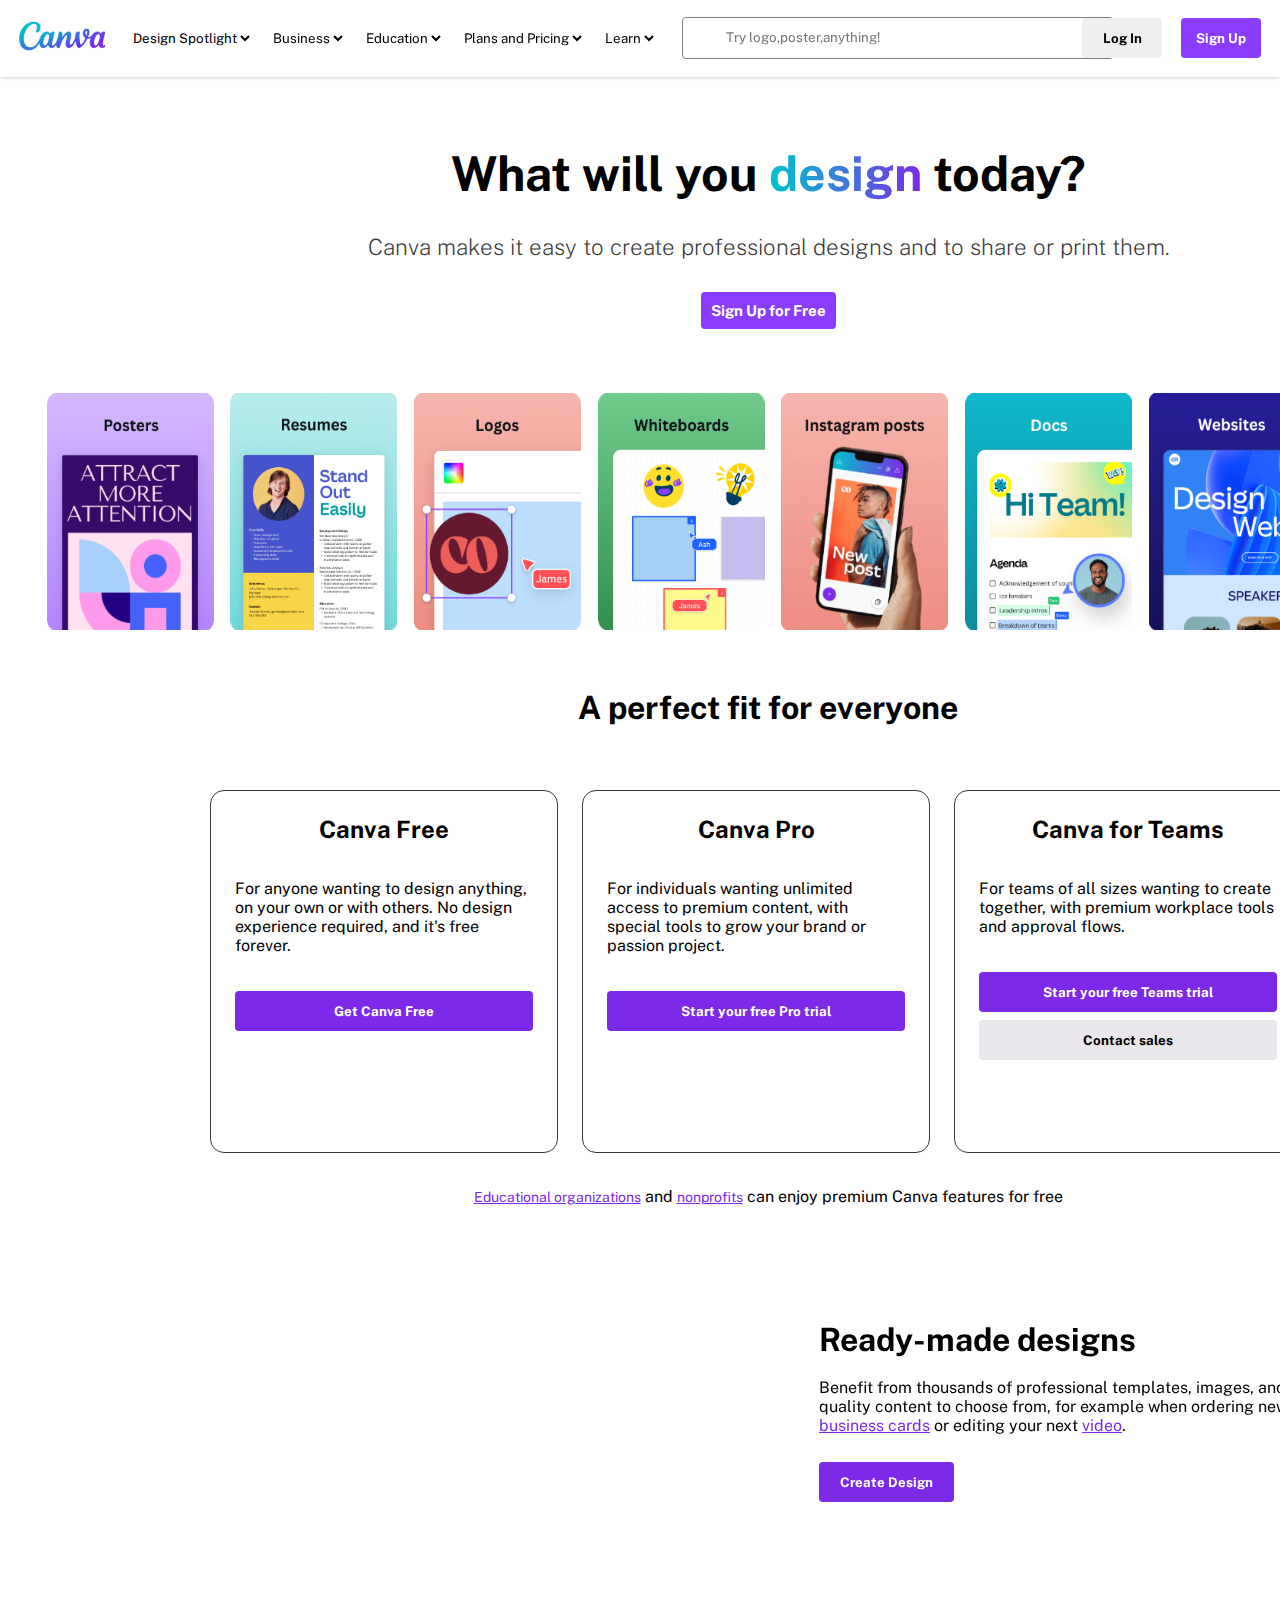
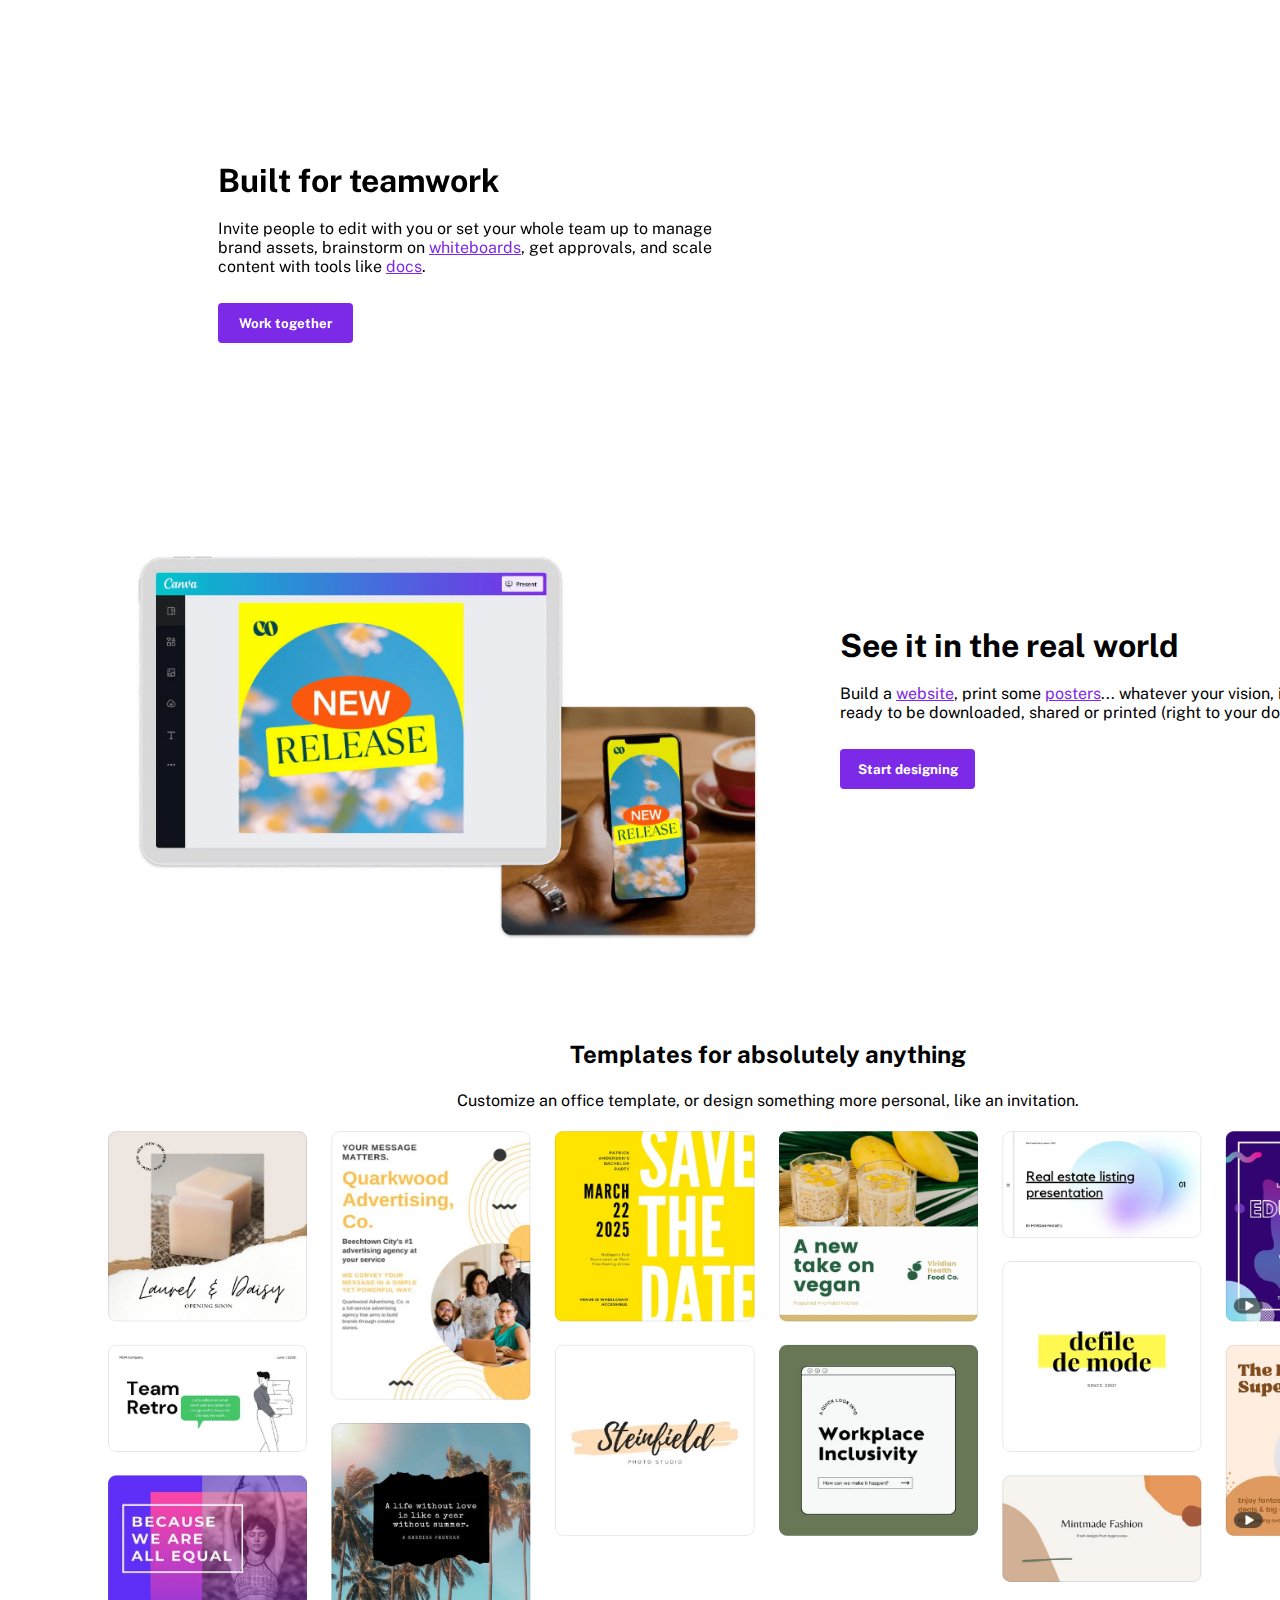
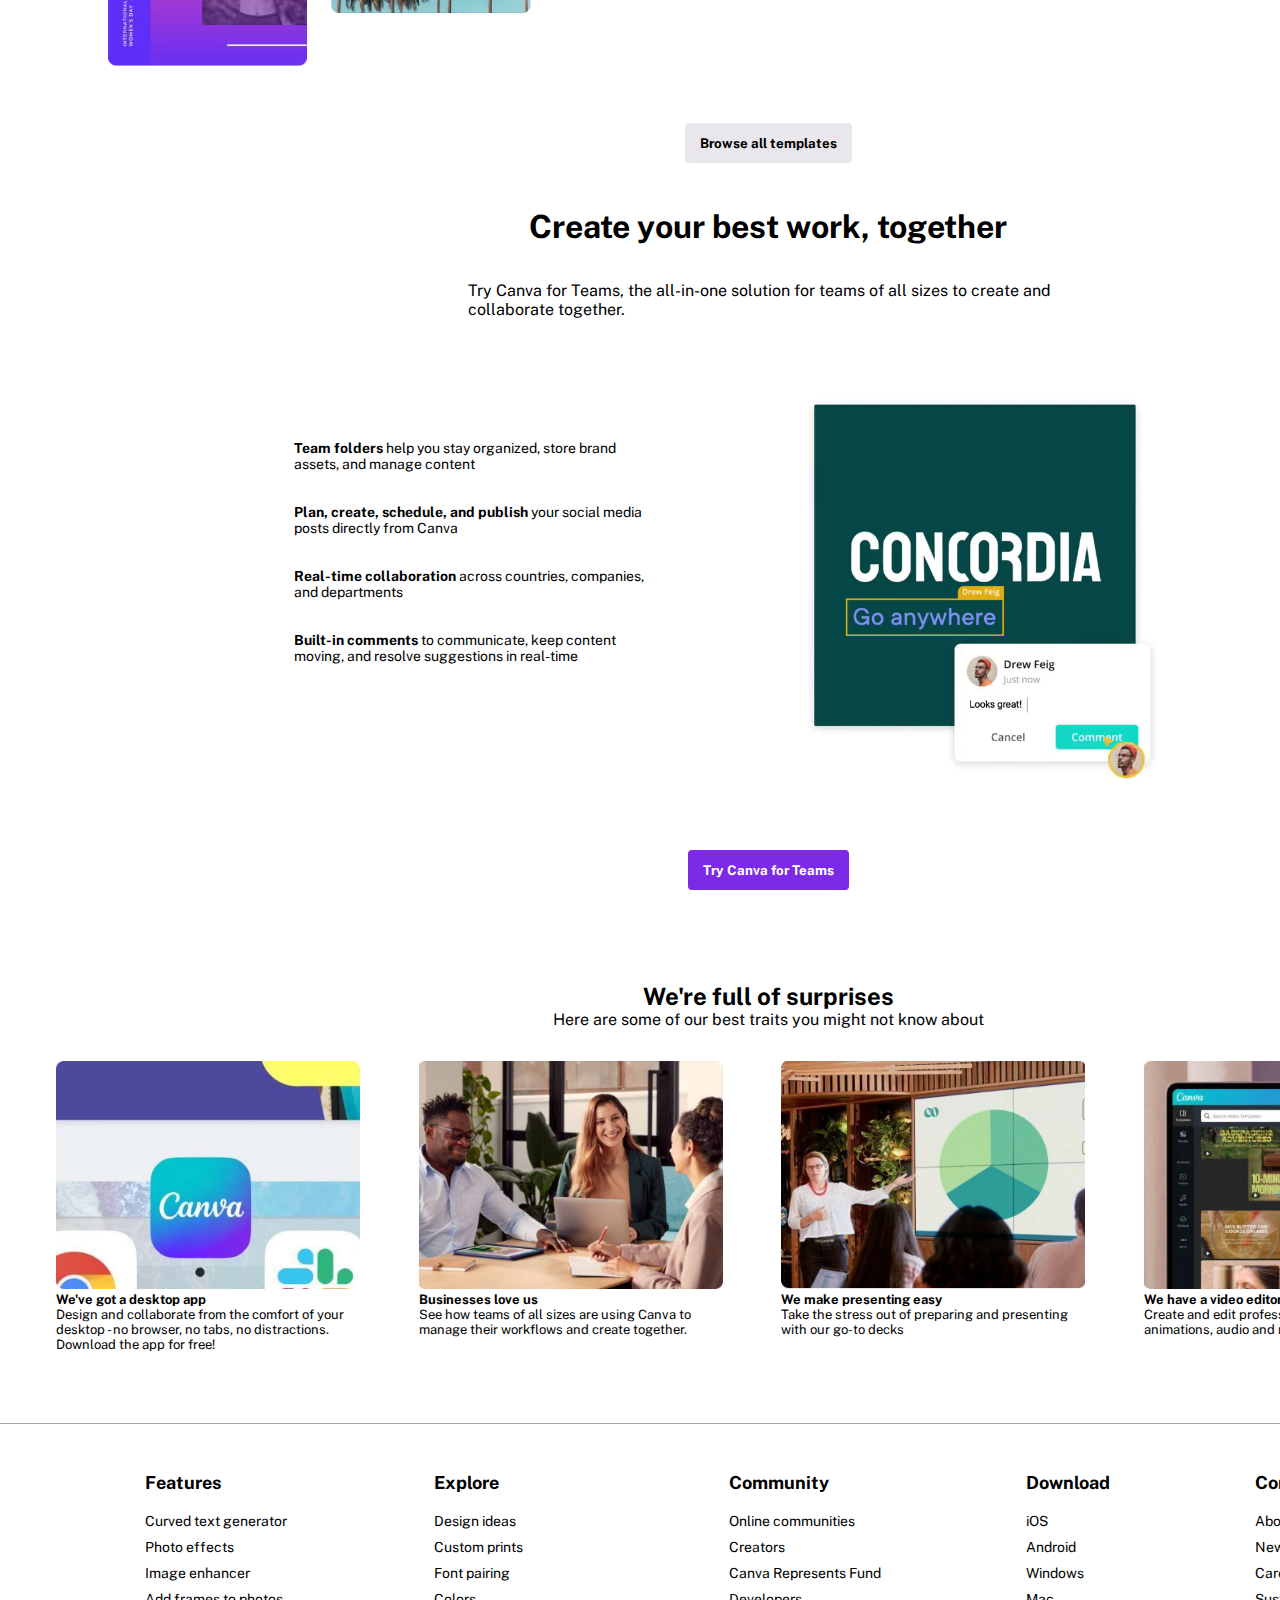
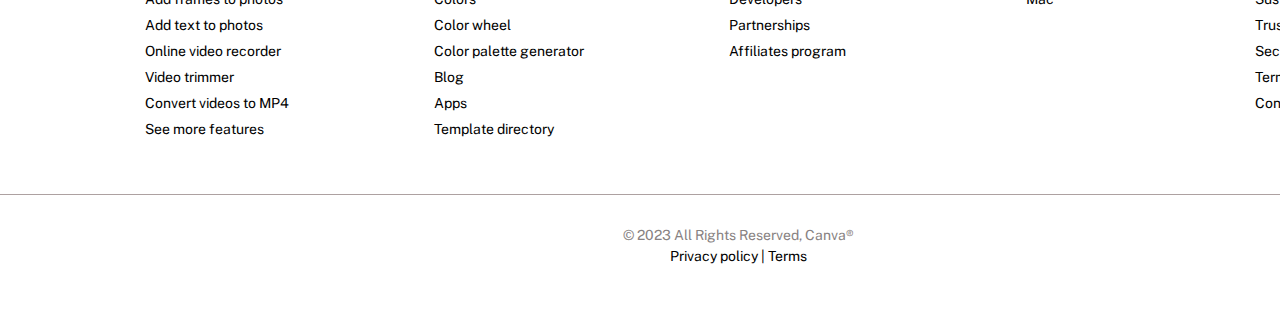
<file: index.html>
<!DOCTYPE html>
<html lang="en">
<head>
    <meta charset="UTF-8">
    <meta name="viewport" content="width=device-width, initial-scale=1.0">
    <title>Free Design Tool: Presentations,Video,Social Media | Canva</title>
    <link rel="icon" href="Canva_icon.png">
    <link rel="stylesheet" href="canva2.css">
    <link rel="stylesheet" href="navbar.css">
    <link rel="stylesheet" href="https://cdnjs.cloudflare.com/ajax/libs/font-awesome/6.4.0/css/all.min.css" integrity="sha512-iecdLmaskl7CVkqkXNQ/ZH/XLlvWZOJyj7Yy7tcenmpD1ypASozpmT/E0iPtmFIB46ZmdtAc9eNBvH0H/ZpiBw==" crossorigin="anonymous" referrerpolicy="no-referrer" />
    <link rel="preconnect" href="https://fonts.googleapis.com">
    <link rel="preconnect" href="https://fonts.gstatic.com" crossorigin>
    <link href="https://fonts.googleapis.com/css2?family=Public+Sans:wght@200;300" rel="stylesheet">
    <link href="https://cdn.jsdelivr.net/npm/bootstrap@5.3.2/dist/css/bootstrap.min.css" rel="stylesheet" integrity="sha384-T3c6CoIi6uLrA9TneNEoa7RxnatzjcDSCmG1MXxSR1GAsXEV/Dwwykc2MPK8M2HN" crossorigin="anonymous">
</head>
<body>

<header>
    <div class="nav-bar">
        <div class="nav-logo">
            <div class="logo"></div>
        </div>
        <div class="search-select ">
          <button class="selbtn"><select><option>Design Spotlight</option></select></button> 
           <button class="selbtn"><select><option>Business</option></select></button>
           <button class="selbtn"><select><option>Education</option></select></button>
           <button class="selbtn"><select><option>Plans and Pricing</option> </select></button>
          <button class="selbtn"><select> <option>Learn</option></select></button> 
           
        </div>

        <div class="nav-search border">
            <div class="search-icon">
                <i class="fa-solid fa-magnifying-glass"></i>
            </div>
            <form class="search" action="https://www.canva.com/design/play">
                <input type="text" class="search-input" placeholder="Try logo,poster,anything!" name="locale"/>
                </form>
            </div>
            <i class="fa-regular fa-circle-question fa-lg help"></i>
    
            
            <div class="buttons">
                <button class="btns btn1">Log In</button>
                <button class="btns btn2">Sign Up</button>
            </div>  
        </div>
</header>

<main>
    <div class="hero">
        <div class="hero-container">
        <div class="hero-msg">
            <h1>What will you <span class="design">design</span> today?</h1>
            <h3>Canva makes it easy to create professional designs and to share or print them.</h3>
            <button class=" signup">Sign Up for Free</button>
        </div>

        <div class="cards">
                 <div class="imgs">
                 <img src="1stcard.png"> 
                 <img src="2ndcard.png">
                 <img src="3card.png">
                 <img src="5thcard.png">
                 <img src="3rdlast.png">
                 <img src="4thcard.png">
                 <img src="4rthlast.png">
                 <img src="5thlast.png">
             </div>
          </div>
        </div>

        <!-- <div class="slide-container">
            <div class="slide-content">
                <div class="card-wrapper">
                    <div class="card">
                        <div class="image-content">
                            <span class="overlay"></span>
                            <div class="card-image">
                                <img src="" alt="" class="card-img">
                            </div>
                        </div>
                    </div>
                </div>
            </div>
        </div> -->

    </div>


        <div class="heading">
            <div class="perfect"><h2>A perfect fit for everyone</h2>  </div>
             
        
  
        <div class="main">
        <!-- <div class="cardo">
            <h6 class="card-title">Canva Free</h6>
            <div class="card-body">
              <p class="card-text">For anyone wanting to design anything, on your own or with others. No design experience required, and it's free forever.</p>
            </div>
            <button class="button but1">Get Canva Free</button></div>


            <div class="cardo">
                <h6 class="card-title"><i class="fa-solid fa-crown" style="color: #ecbc36;"></i> Canva Pro</h6>
                <div class="card-body">
                  <p class="card-text">For individuals wanting unlimited access to premium content, with special tools to grow your brand or passion project.</p>
                </div>
                 <button class="button but1 ">Start your free Pro trial</button> 
                </div> -->

                <div class="cardo" >
                    <h6 class="card-title"> Canva Free</h6>
                   
                    <div class="card-body">
                      <p class="card-text">For anyone wanting to design anything, on your own or with others. No design experience required, and it's free forever.</p>
                    </div>
                    <button class="button btn3">Get Canva Free</button>
                    <button class="btn4"style="display: none;">Contact sales</button>
                </div>


                 <div class="cardo" >
                    <h6 class="card-title"><i class="fa-solid fa-crown" style="color: #ecbc36;"></i> Canva Pro</h6>
                    
                    <div class="card-body">
                      <p class="card-text">For individuals wanting unlimited access to premium content, with special tools to grow your brand or passion project.</p>
                    </div>
                    <button class="button btn3">Start your free Pro trial</button>
                    <button class="btn4" style="display: none;">Contact sales</button>
                </div>


                <div class="cardo" >
                    <h6 class="card-title"><i class="fa-solid fa-crown" style="color: #ecbc36;"></i> Canva for Teams</h6>
                    
                    <div class="card-body">
                      <p class="card-text">For teams of all sizes wanting to create together, with premium workplace tools and approval flows.</p>
                    </div>
                    <button class="button btn3">Start your free Teams trial</button>
                    <button class="btn4">Contact sales</button>
                </div>
                    </div>
        </div>

        <div class="link">
            <a href="#" style="font-size: 14px;">Educational organizations</a> and <a href="#" style="font-size: 14px;">nonprofits</a> can enjoy premium Canva features for free</a>
            </div>

        
        <div class="vid-crd-tag">
            <div class="vid-crd">
             <div class="video">
                 <video width="602" height="391" autoplay muted>
                     <source src="Ready-made designs.mp4" type="video/mp4">
                     <source src="Ready-made designs.ogg" type="video/ogg">
                   </video>
             </div>
             <div class="vid-card">
                 <h6 class="vid-card-title">Ready-made designs</h6>
                 <div class="vid-card-body">
                   <p class="vid-card-text">Benefit from thousands of professional templates, images, and quality content to choose from, for example when ordering new <a href="#">business cards</a> or editing your next <a href="#">video</a>.</p>
                   <button class="vid-btn">Create Design</button>
                 </div>
                 </div>
             </div>
             <div class="vid-crd">
                 <div class="vid-card">
                     <h6 class="vid-card-title">Built for teamwork</h6>
                     <div class="vid-card-body">
                       <p class="vid-card-text">Invite people to edit with you or set your whole team up to manage brand assets, brainstorm on <a href="#">whiteboards</a>, get approvals, and scale content with tools like <a href="#">docs</a>.</p>
                       <button class="vid-btn">Work together</button>
                     </div>
                     </div>
                     <div class="video">
                         <video width="600" height="388" autoplay muted>
                             <source src="Built for teamwork.mp4" type="video/mp4">
                             <source src="Built for teamwork.ogg" type="video/ogg">
                           </video>
                     </div>
                 </div>

                 <div class="vid-crd">
                    <div class="video">
                        <img src="benefits.png.png">
                    </div>
                    <div class="vid-card">
                        <h6 class="vid-card-title">See it in the real world</h6>
                        <div class="vid-card-body">
                          <p class="vid-card-text">Build a <a href="#">website</a>, print some <a href="#">posters</a>... whatever your vision, it's ready to be downloaded, shared or printed (right to your door!).</p>
                          <button class="vid-btn">Start designing</button>
                        </div>
                        </div></div>
             </div>

             <div class="gallery">
                <h6 class="vid-card-title gal">Templates for absolutely anything</h6>
                <p>Customize an office template, or design something more personal, like an invitation.</p>

                <img src="gallery.png">
                <button class="browse">Browse all templates</button>
                
             </div>

             <div class="best">
                <div class="first">
                <div class="head"><h2 style="margin-bottom: 0px;">Create your best work, together</h2>
                    <p class="card-body">Try Canva for Teams, the all-in-one solution for teams of all sizes to create and collaborate together.</p>
                </div>
                </div>


                <div class="vid-crd">
                    <div class="un-ord">
                        <div class="icon list">
                       <p><i class="fa-regular fa-folder-closed fa-lg"></i></p>
                        <ul ><b>Team folders</b> help you stay organized, store brand assets, and manage content</ul>
                        </div>
                        <div class="icon list">
                           <p><i class="fa-solid fa-mobile-screen-button fa-xl"></i></p>
                           <ul><b>Plan, create, schedule, and publish </b>your social media posts directly from Canva</ul>
                        </div>
                        <div class="icon list">
                           <p style="font-size: 20px;"><i class="fa-solid fa-user-plus fa-sm"></i></p>
                        <ul ><b>Real-time collaboration</b> across countries, companies, and departments</ul>
                        </div>
                        <div class="icon list">
                           <p><i class="fa-regular fa-comment fa-lg"></i></p>
                           <ul><b>Built-in comments</b> to communicate, keep content moving, and resolve suggestions in real-time</ul>
                        </div>
                        </div>
                        
                        <div class="vid1">
                            <video width="628" height="464" autoplay muted>
                                <source src="concordia.mp4" type="video/mp4">
                              </video>
                        </div>
                    </div>
                    <div class="but"><button class="teams">Try Canva for Teams</button></div>
             </div>
             <div class="last">
                <h6>We're full of surprises</h6>
                <p class="last-card-body">Here are some of our best traits you might not know about</p>            
                <div class="last-crd">
                        <div class="imgs">
                        <div class="pics">
                            <img src="lastpic1.png">
                            <div class="picttitle"><b>We've got a desktop app</b></div>
                            <div class="picbody">Design and collaborate from the comfort of your desktop - no browser, no tabs, no distractions. Download the app for free!</div>
                        </div>
                        <div class="pics">
                            <img src="lastpic2.png">
                            <div class="picttitle"><b>Businesses love us</b></div>
                            <div class="picbody">See how teams of all sizes are using Canva to manage their workflows and create together.</div>
                        </div>
                        <div class="pics">
                            <img src="lastpic3.png">
                            <div class="picttitle"><b>We make presenting easy</b></div>
                            <div class="picbody">Take the stress out of preparing and presenting with our go-to decks</div>
                        </div>
                        <div class="pics">
                            <img src="lastpic4.png">
                            <div class="picttitle"><b>We have a video editor</b></div>
                            <div class="picbody">Create and edit professional videos with easy animations, audio and more.</div>
                        </div>
                        </div>
                </div>
            </div>       
</main>

<footer>
    
    <div class="footerplanel">
        
        <div class="ul1">
        <ul>
            <p><b>Features</b></p>  
                    <a>Curved text generator</a>
                    <a>Photo effects</a>
                    <a>Image enhancer</a>
                    <a>Add frames to photos</a>
                    <a>Add text to photos</a>
                    <a>Online video recorder</a>
                    <a>Video trimmer</a>
                    <a>Convert videos to MP4</a>
                    <a>See more features</a>
                    
        </ul>
    </div>
    <div class="ul2">
        <ul>
            <p><b>Explore</b></p>
            <a>Design ideas</a>
            <a>Custom prints</a>
            <a>Font pairing</a>
            <a>Colors</a>
            <a>Color wheel</a>
            <a>Color palette generator</a>
            <a>Blog</a>
            <a>Apps</a>
            <a>Template directory</a>
            <a></a>
        </ul>
    </div>

        <div class="ul3">
        <ul>
            <p><b>Community</b></p>
            <a>Online communities</a>
            <a>Creators</a>
            <a>Canva Represents Fund</a>
            <a>Developers</a>
            <a>Partnerships</a>
            <a>Affiliates program</a>
            
        </ul>
    </div>

        <div class="ul4">
        <ul>
            <p><b>Download</b></p>
            <a>iOS</a>
            <a>Android</a>
            <a>Windows</a>
            <a>Mac</a>
        </ul>
    </div>

        <div class="ul5">
        <ul>
            <p><b>Company</b></p>
            <a>About</a>
            <a>Newsroom</a>
            <a>Careers</a>
            <a>Sustainability</a>
            <a>Trust Center</a>
            <a>Security</a>
            <a>Terms and Privacy</a>
            <a>Contact Sales</a>
        </ul>
    </div>
    </div>

    <div class="copyright">
        <p class="emh">© 2023 All Rights Reserved, Canva®</p>
        <p>Privacy policy | Terms</p>
    </div>
    
</footer>
    <!-- <script src="javas.js"></script>
    <script src="https://cdn.jsdelivr.net/npm/bootstrap@5.3.2/dist/js/bootstrap.bundle.min.js" integrity="sha384-C6RzsynM9kWDrMNeT87bh95OGNyZPhcTNXj1NW7RuBCsyN/o0jlpcV8Qyq46cDfL" crossorigin="anonymous"></script> -->
</body>
</html>
</file>
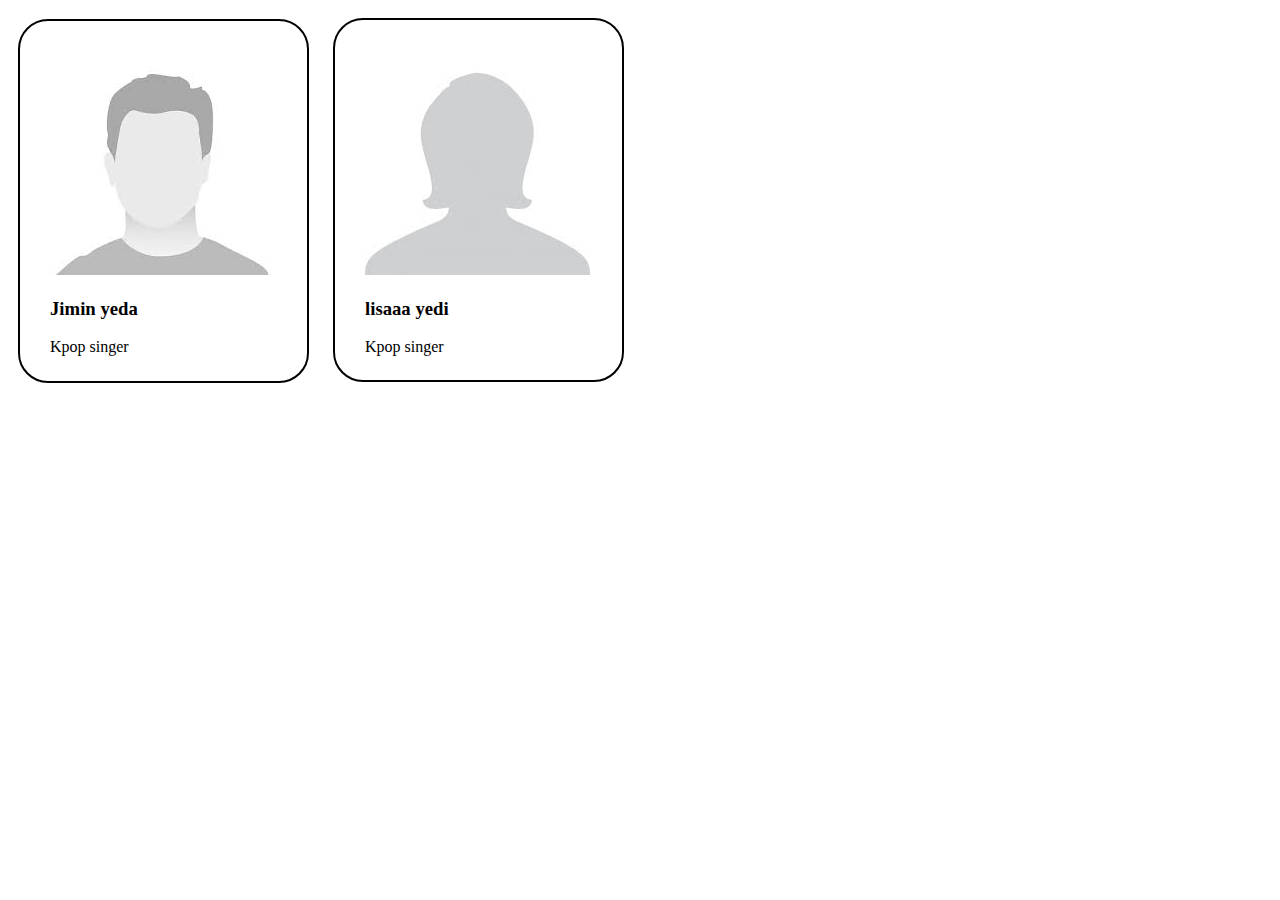
<file: Delta/cards.html>
<!DOCTYPE html>
<html lang="en">
<head>
    <meta charset="UTF-8">
    <meta name="viewport" content="width=device-width, initial-scale=1.0">
    <title>Document</title>
    <link rel="stylesheet" href="style3.css"/>
</head>
<body>
    <div id="card">
        <img src="man.jpg" alt="man">
        <div class="desc">
            <h3>
                Jimin yeda
            </h3>

            <p>
                Kpop singer
            </p>
        </div>
    </div>
    <div id="card">
        <img src="woman.jpg" alt="woman">
        <div class="desc">
            <h3>
                lisaaa yedi
            </h3>
            
            <p>
                Kpop singer
            </p>
        </div>
    </div>
</body>
</html>
</file>
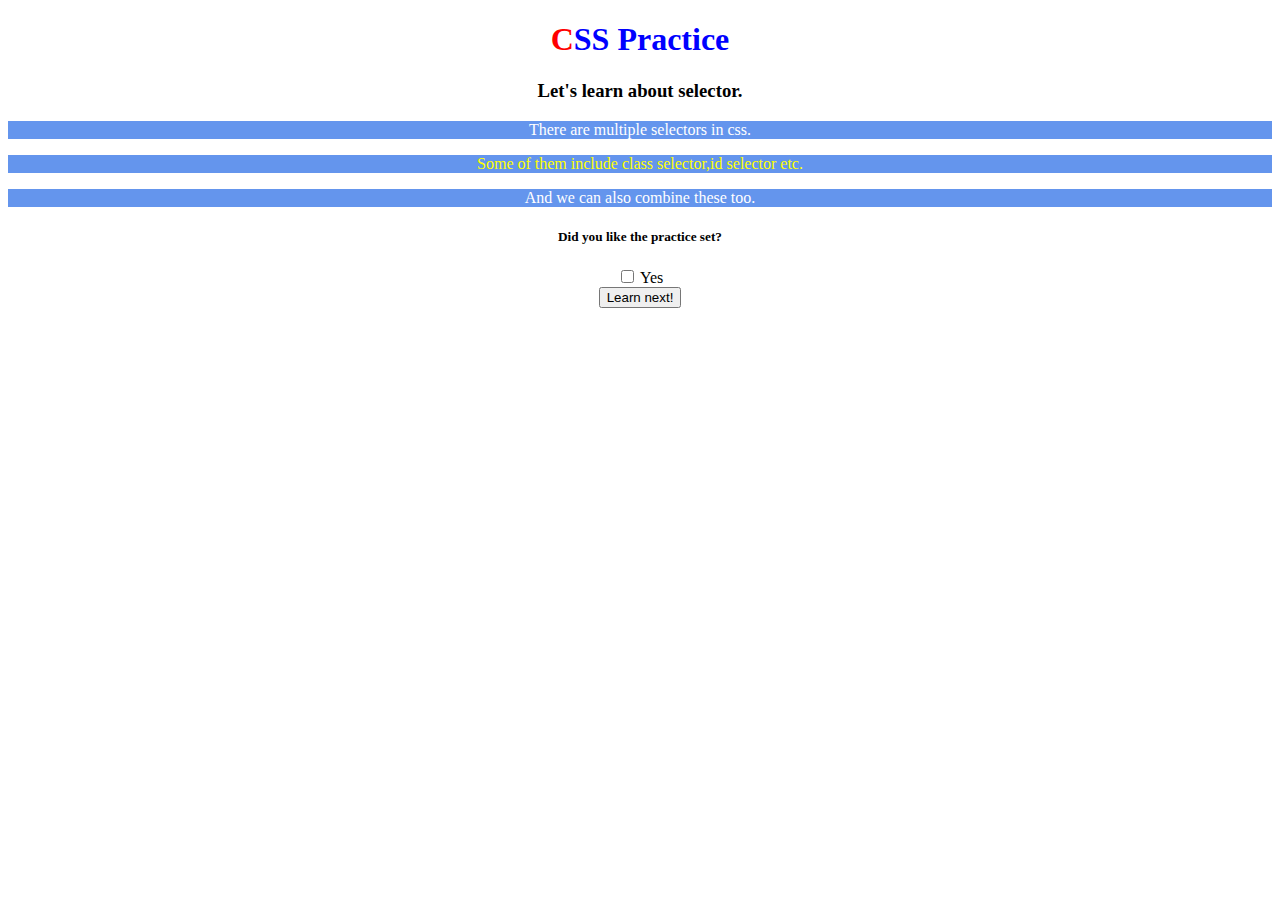
<file: Delta/PracticeQs.html>
<!DOCTYPE html>
<html lang="en"> 
  <head>
    <metacharset="UTF-8"/>
    <metahttp-equiv="X-UA-Compatible"content="IE=edge"/>
    <metaname="viewport"content="width=device-width,initial-scale=1.0"/>
    <title>CSSAssignment</title>
    <link rel="stylesheet" href="style2.css"/>
    </head>
     <body>
    <h1 id="mainTopic">CSS Practice</h1>
    <h3>Let's learn about selector.</h3>
    <!--Paragraph1-->
    <p class="para">There are multiple selectors in css.</p>
    <!--Paragraph2-->
    <p class="para">Some of them include class selector,id selector etc.</p>
    <!--Paragraph3-->
    <p class="para">And we can also combine these too.</p>
    <div>
    <h5>Did you like the practice set?</h5>
    <input type="checkbox" id="yes"/>
    <label for="yes">Yes</label>
    <br/>
    <button>Learn next!</button>
  </div>
</body>
</html>
</file>
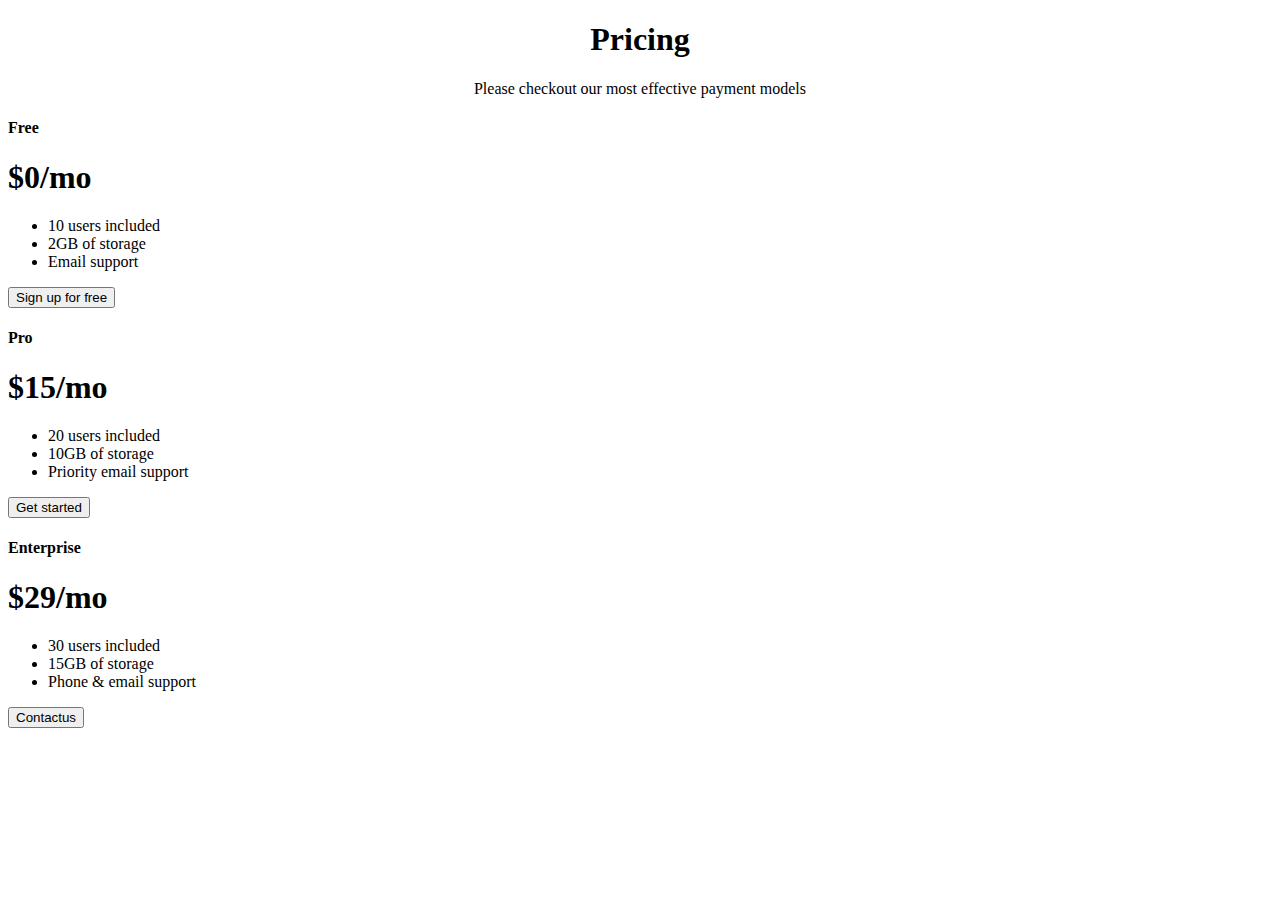
<file: Delta/princing.html>
<!DOCTYPE html>
<html lang="en">
<head>
    <meta charset="UTF-8">
    <meta name="viewport" content="width=device-width, initial-scale=1.0">
    <title>pricingt</title>
    <link rel="stylesheet" href="https://cdn.jsdelivr.net/npm/bootstrap@5.3.0/dist/css/bootstrap.min.css" rel="stylesheet" integrity="sha384-9ndCyUaIbzAi2FUVXJi0CjmCapSmO7SnpJef0486qhLnuZ2cdeRhO02iuK6FUUVM" crossorigin="anonymous">

</head>
<body>
    <div class="pricing" style="text-align: center;">
        <h1>Pricing</h1>
        <p>Please checkout our most effective payment models</p>
    </div>
    <div class="row text-center justify-content-evenly">
        <div class="card col-sm-5 col-md-3 mb-3 me-3">
                <div class="card-header">
                  <h4>Free</h4>
                 </div>
                 <div class="card-body">
                   <h1 class="card-title">$0/mo</h1>
                   <ul class="list-unstyled">
                       <li>10 users included</li>
                       <li>2GB of storage</li>
                       <li>Email support</li>
                   </ul>
                  <button href="#"class="btn btn-outline-primary">Sign up for free</button>
                 </div>
                 </div>
                 <div class="card col-sm-5 col-md-3 mb-3 me-3">
                    <div class="card-header">
                        <h4>Pro</h4>
                    </div>
                    <div class="card-body">
                        <h1 class="card-title">$15/mo</h1>
                        <ul class="list-unstyled">
                            <li>20 users included</li>
                            <li>10GB of storage</li>
                            <li>Priority email support</li>
                        </ul>
                        <button href="#"class="btn btn-primary">Get started</button>
                    </div>
                </div>

                <div class="card col-sm-10 col-md-3 mb-3 me-3">
                    <div class="card-header">
                        <h4>Enterprise</h4>
                    </div>
                    <div class="card-body">
                        <h1 class="card-title">$29/mo</h1>
                        <ul class="list-unstyled">
                            <li>30 users included</li>
                            <li>15GB of storage</li>
                            <li>Phone & email support</li>
                        </ul>
                        <button href="#"class="btn btn-primary">Contactus</button>
                    </div>
                </div>
            </div>
         
        
          </div>
          </div>
          </div>
 </div>
</body>
<script src="https://cdn.jsdelivr.net/npm/bootstrap@5.3.0/dist/js/bootstrap.bundle.min.js" integrity="sha384-geWF76RCwLtnZ8qwWowPQNguL3RmwHVBC9FhGdlKrxdiJJigb/j/68SIy3Te4Bkz" crossorigin="anonymous"></script>
</html>
</file>
<file: canva2.css>
*{  
    margin: 0;
    font-family: 'Public Sans', sans-serif;
    
}

body{
    display: grid;
    /* grid-template-rows: 70px 100%;  */
}


main{
    margin: 130px 0 0;
    padding: 0 30px;
    height: 4493px;
    width: 100%;
    align-items: center;
    display: flex;
    flex-direction: column;
    justify-content: center;
   
    
}
.hero{
    height: 30rem;
    width: 100%;
    background-color: white;
    /* display: flex; */
    flex-wrap: nowrap;
    justify-items:center;
    justify-content:center;
    align-items:center;
    text-align: center;
    margin-bottom: 64px;
}

.hero-container{
    height: 29rem;
    width: 100%;
   
}

.hero-msg{
    color: black;
    display: block;
    height: 184px;
/*     width: 936px; */
    margin:0px 220px 32px ;
    padding: 0px 30px;
    align-self: center;
    align-items: center;
    justify-content:center;
    text-align: center;
}

h1{
    font-size: 3rem;
    margin-bottom: 2rem;
}

h3{
    color: #383838;
    font-weight: 200;
    font-size: 1.4rem;
}

.design{
   background: linear-gradient(90deg,#00c4cc,#7d2ae8);
   background-clip:unset;
   -webkit-background-clip: text;
   -webkit-text-fill-color:transparent;
    
}

.signup{
    margin-top: 2rem;
    color: #fff;
    background-color: #8B3Dff;
    border: none;
    /* height: 44px; */
    text-align:center;
    /* align-items: center; */
    /* width: 120px; */
    border-radius: 4px;
    font-weight: 700;
    font-size: 15px;
    padding: 10px;

}

.cards img{
    height: 237px;
    width: 167px;
    margin-left: 10px;
    margin-top: 2rem;
   
}
.heading{
   height: 442px;
    /* width: 1288px; */
    margin: 0;
    justify-content: center;
    align-items: center;
}
.perfect{
    margin-bottom: 4rem;
}
h2{
    font-size: 32px;
    font-weight: 700;
    text-align: center;
    
}

.main{
    width: 100%;
    display: flex;
    justify-content:center;
    margin-bottom: 0;
}

.cardo{
    height: 313px;
    width: 297.7px;
    justify-content:flex-start;
    padding: 24px;
    border: 1px solid #383838;
    border-radius: 14px;
    margin-right: 24px;
}



h6{
    font-size: 1.5rem;
    font-weight: 700;
    text-align: center;
}

.card-body{
    padding: 20px 0 20px;
    width: 100%;
    text-align:start;
    margin-top: 1rem;
}

.button{
    height: 2.5rem;
    color: #fff;
    font-weight: 700;
    background-color: #7d2ae8;
    border: none;
    border-radius: 4px;
}
.but1{
    width:auto;
}

.but2{
    width: 100%;
    
}
.btn3{
    margin-top: 1rem;
    width: 100%;
}

.btn4{
    height: 2.5rem;
    width: 100%;
    color: #000;
    font-weight: 700;
    background-color: #e9e7ec;
    border: none;
    border-radius: 4px;
    margin-top: 0.5rem;
}

.link{
    margin-top: 3.5rem;
    text-align: center;
}


.video{
    margin-top: 3rem;
}

.vid-crd{
    display: flex;
    justify-content:center;
    align-items: center;
  
}

.vid-card{
    align-self: center;
    margin-top: -2rem;
    padding:70px;
    justify-items: left;

}

.vid-card-title{
    font-size: 32px;
    font-weight: 700;
    text-align: left;
}
.vid-card-body{
    padding: 20px 0 0;
    width: 500px;
    text-align:left;
    font-size: 16px;
}

.vid-btn{
    height:40px;
    width: 135px;
    color: #fff;
    font-weight: 700;
    background-color: #7d2ae8;
    border: none;
    border-radius: 4px;
    margin-top: 1.7rem;

}


img{
    width: 644px;
    height: 419px;
}

a{
    color: #7d2ae8;
}

.gallery{
    height: 768.33px;
    width: 100%;
    justify-content: center;
    align-items: center;
    text-align: center;
    margin-top: 5rem;
}

.gal{
    font-size: 1.5rem;
    font-weight: 700;
    text-align: center;
    height: 37px;

}
.gallery p{
    line-height: 3rem;
}

.gallery img{
    height: 546px;
    width: 90%;
    padding: 0px 15px;
    align-self: center;
}
.browse{
    height: 2.5rem;
    margin-top: 3rem;
    color: #000;
    font-weight: 700;
    background-color: #e9e7ec;
    border: none;
    border-radius: 4px;
    padding: 0 15px;
}

.best{
   
    height: 694px;
    width: 1288px;
    justify-content: center;
    align-items: center;
    margin: 0px auto;
}

.head{
    width: 600px;
    height: 110px;
    margin: 0 344px 32px;
}

.list{
    margin-bottom: 2rem;
    align-self: center;
}
.un-ord{
    width: 400px;
    height: 320px;
}
ul{
    font-size: 14px;
}

.icon{
    display: flex;
    align-items: center;
}

.vid1 video{
    margin-bottom: 2rem;
}

.but{
    display: flex;
    justify-content: center;
    align-items: center;
}
.teams{
    
    height: 2.5rem;
    color: #fff;
    font-weight: 700;
    background-color: #7d2ae8;
    border: none;
    border-radius: 4px;
    padding: 0 15px;
}

.last{
    height: 426px;
    width: 100%;
    justify-content: center;
    align-items: center;
    text-align: center;
    margin-top: 5rem;
    
}

.last img{
    width:304px ;
    height: 228px;
}

.last p{
    padding-bottom: 2rem;
}

.imgs{
    display: flex;
    justify-content: space-evenly;
    
    
}

.pics{
    height: 60px;
    width: 304px;
    text-align: left;
    font-size: 13px;
    padding-right: 2rem;
}


/*Footer*/
.footerplanel{
    height: 370px; 
    display: flex;
    justify-content: space-evenly;
    border-top: 0.2px solid #ada1a1;
    border-bottom: 0.2px solid #ada1a1;
}

ul a{
    display: block;
    font-size: 14px;
    color: #000;
     margin-top: 10px;
}

ul p{
    padding: 48px 0 10px;
    font-size: 18px;
}

.copyright{
    height: 105px;
    margin-top: 2rem;
    text-align: center;
    font-size: 14px;
}

.emh{
    color: #888282;
    margin-bottom: 5px;
}
</file>
<file: navbar.css>
.nav-bar{
    height: 75px;
    width: 100%;
    position: fixed;
    background-color: #fff;
    color: #000;
    display: flex;
    flex-direction: row;
    justify-content: center;
    align-items: center;
    justify-content: space-evenly;
    border-bottom: 2px solid transparent;
    box-shadow: 0 0.2px 4px #afadade1;
    z-index: 1;
}

.nav-logo{
    height: 26px;
    width: 86px;
   /* align-self:flex-start;
    justify-self:center;*/
    cursor: pointer;
    margin-bottom: 1.7rem;
}

.logo{
    background-image: url("Canva-logo.png");
    background-size: cover;
    height:50px ;
    width: 100%;
}



select{
    background-color: #fff;
    justify-content: center;
    text-align: center;
    border: none;
}

.selbtn{
    background-color: #fff;
    border: none;
}



.nav-search{
    display: flex;
    justify-content: start;
    height: 40px;
    width: 430px;
   /* border: 4px;
    border-top-right-radius: 4px;
     border-bottom-right-radius: 4px;*/
}
  
.search-icon{
    width: 45px;
    height: 36px;
    display: flex;
    justify-content: center;
    align-items: center;
    font-size: 1.2rem;
    background-color: #fff;
    color: #000;
    cursor: pointer;
    border-top-left-radius: 4px;
    border-bottom-left-radius: 4px;
}

.search{
    width: 100%;
}

.search-input{
    border: none;
    /*opacity: 0.9;*/
    width: 240px;
    height: 36px;
    border-top-right-radius: 4px;
    border-bottom-right-radius: 4px;
   
}

.border{
    border: 0.3px solid #837c7c;
    border-radius: 4px;
}

.buttons{
    display: flex;
    align-items: center;
    text-align: center;
    justify-content: space-evenly;
}
.help{
    margin-left: -2rem;
}

.btn1{
    width: 81px;
    margin-right: 1.2rem;
    margin-left: -2.3rem;
}

.btn2{
    width: 81px;
    color: #fff;
    background-color: #8B3Dff;
}

.btns{
    border: none;
    height: 2.5rem;
    width: 5rem;
    border-radius: 4px;
   font-weight: 700;
}
</file>
<file: Delta/style3.css>
#card {
    height: 300px;
    width: 227px;
    border: 2px solid black;
    margin: 10px;
    display: inline-block;
    padding: 30px;
    border-radius: 30px;
}

#card:hover{
    box-shadow:0 0 10px black;

}
</file>
<file: Delta/style2.css>
#mainTopic{
    color:blue;
}

*{
    text-align: center;
}
h1,h3,h5{
    font-family: Georgia;
}
.para{
    color:white;
    background-color: cornflowerblue;
}
.div button{
    background-color: purple ;
    color:azure;
}
button:hover{
    background-color: yellow;
    color:blue;
}
p:nth-of-type(2){
    color:yellow;
}
h1::first-letter{
    color:red;}

   #yes:checked + label {
    color:darkgreen;
}
</file>
